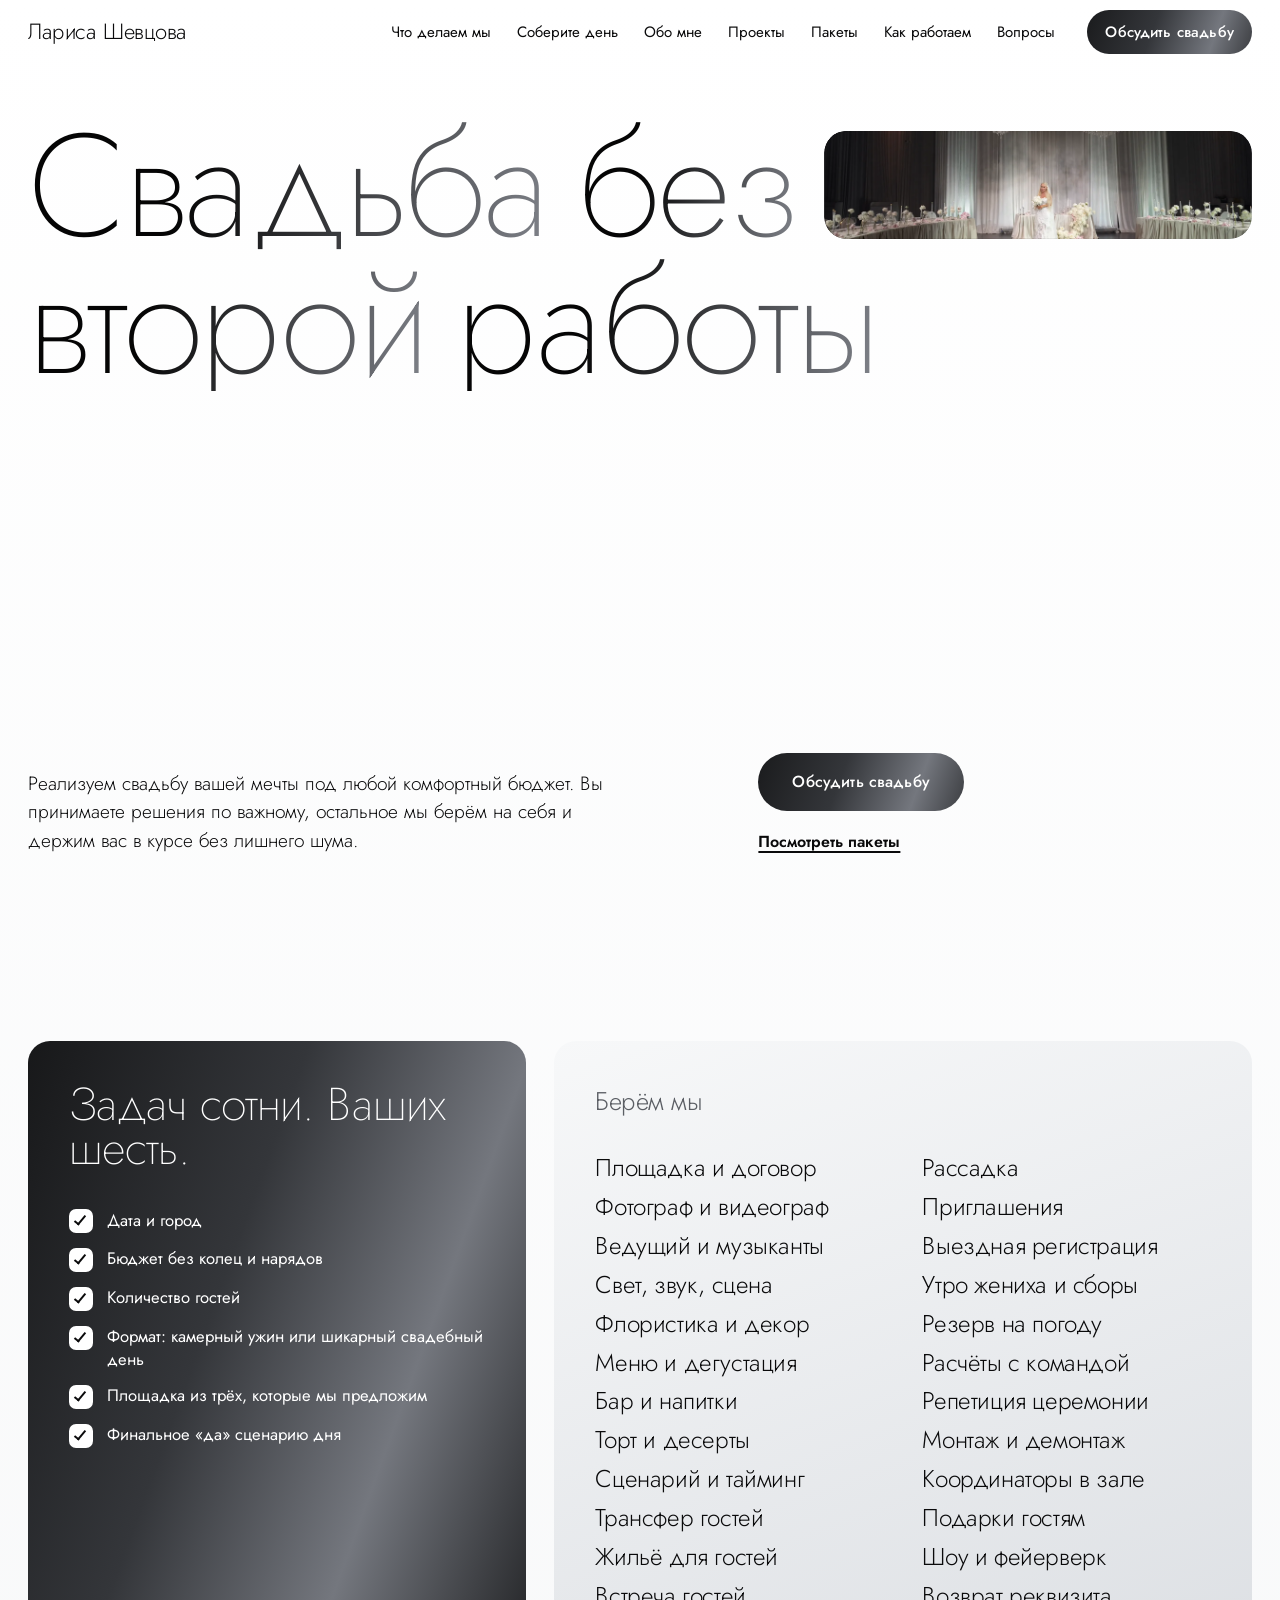
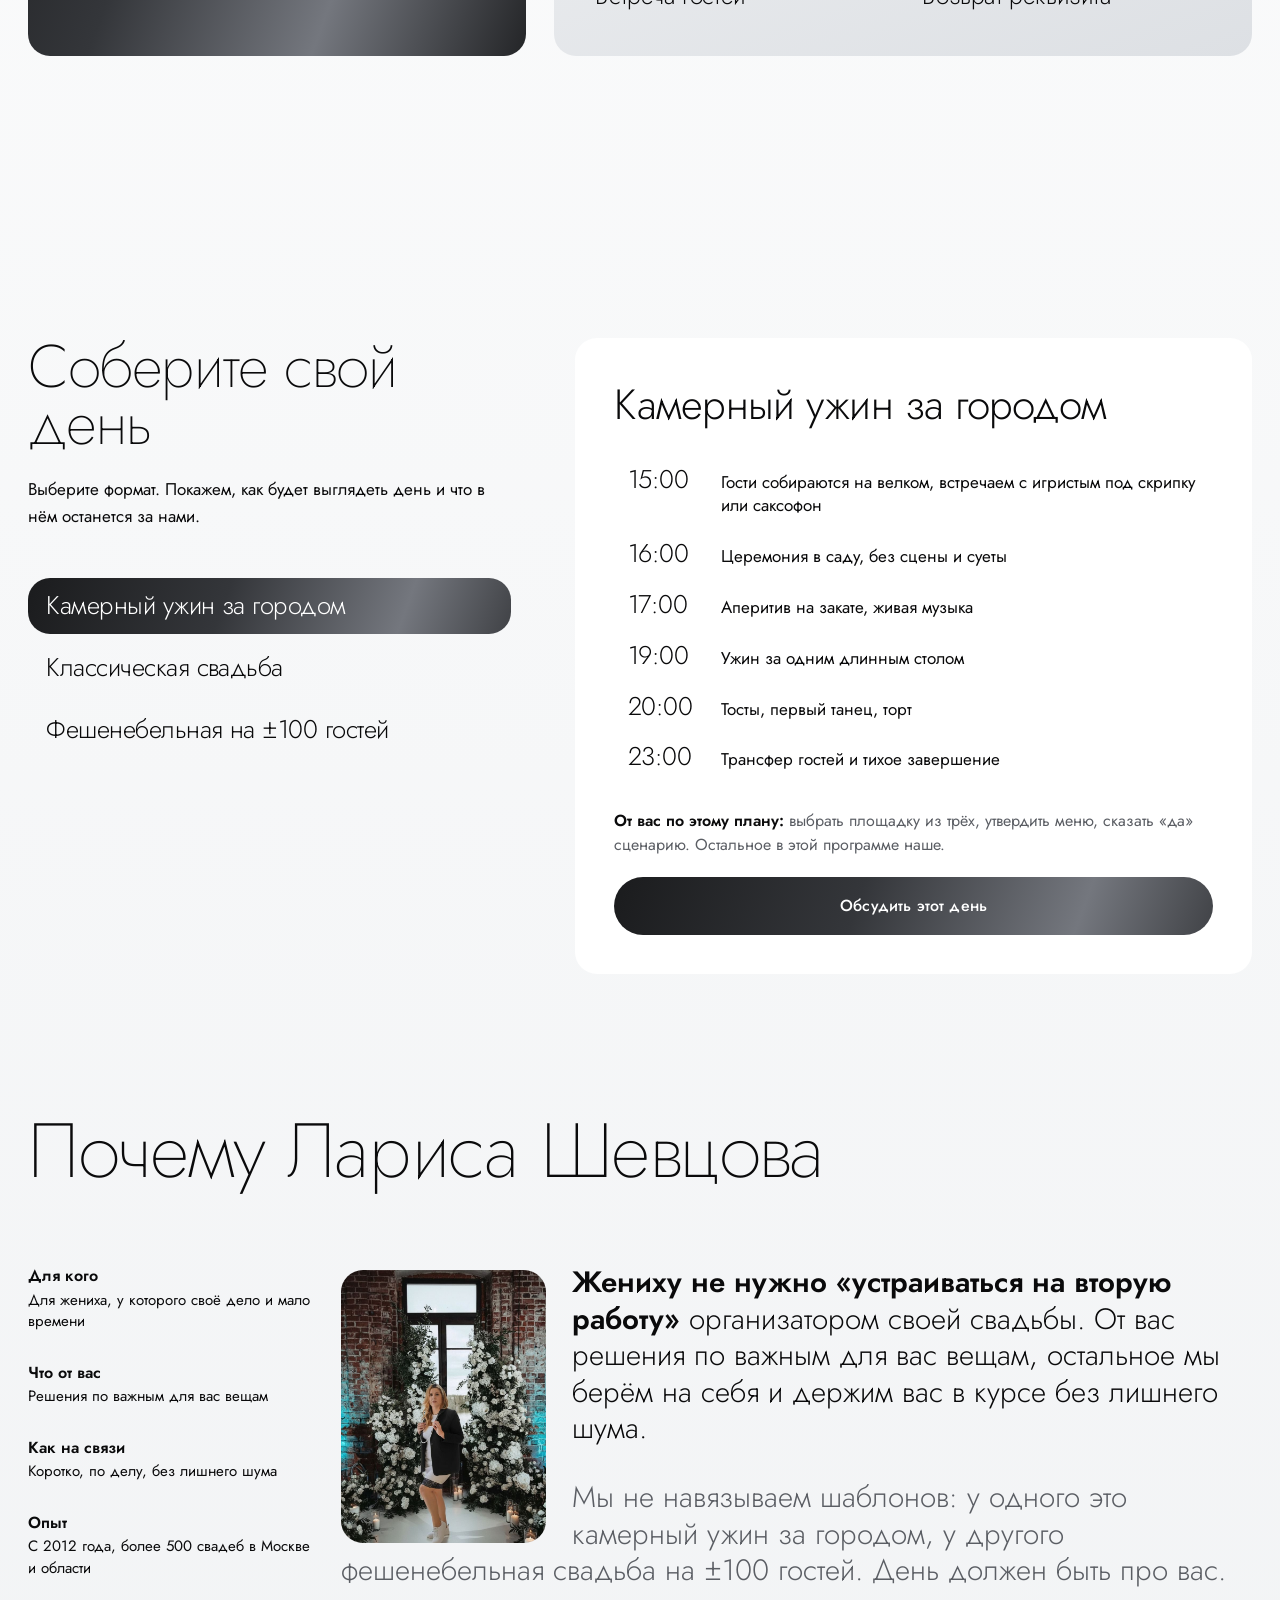
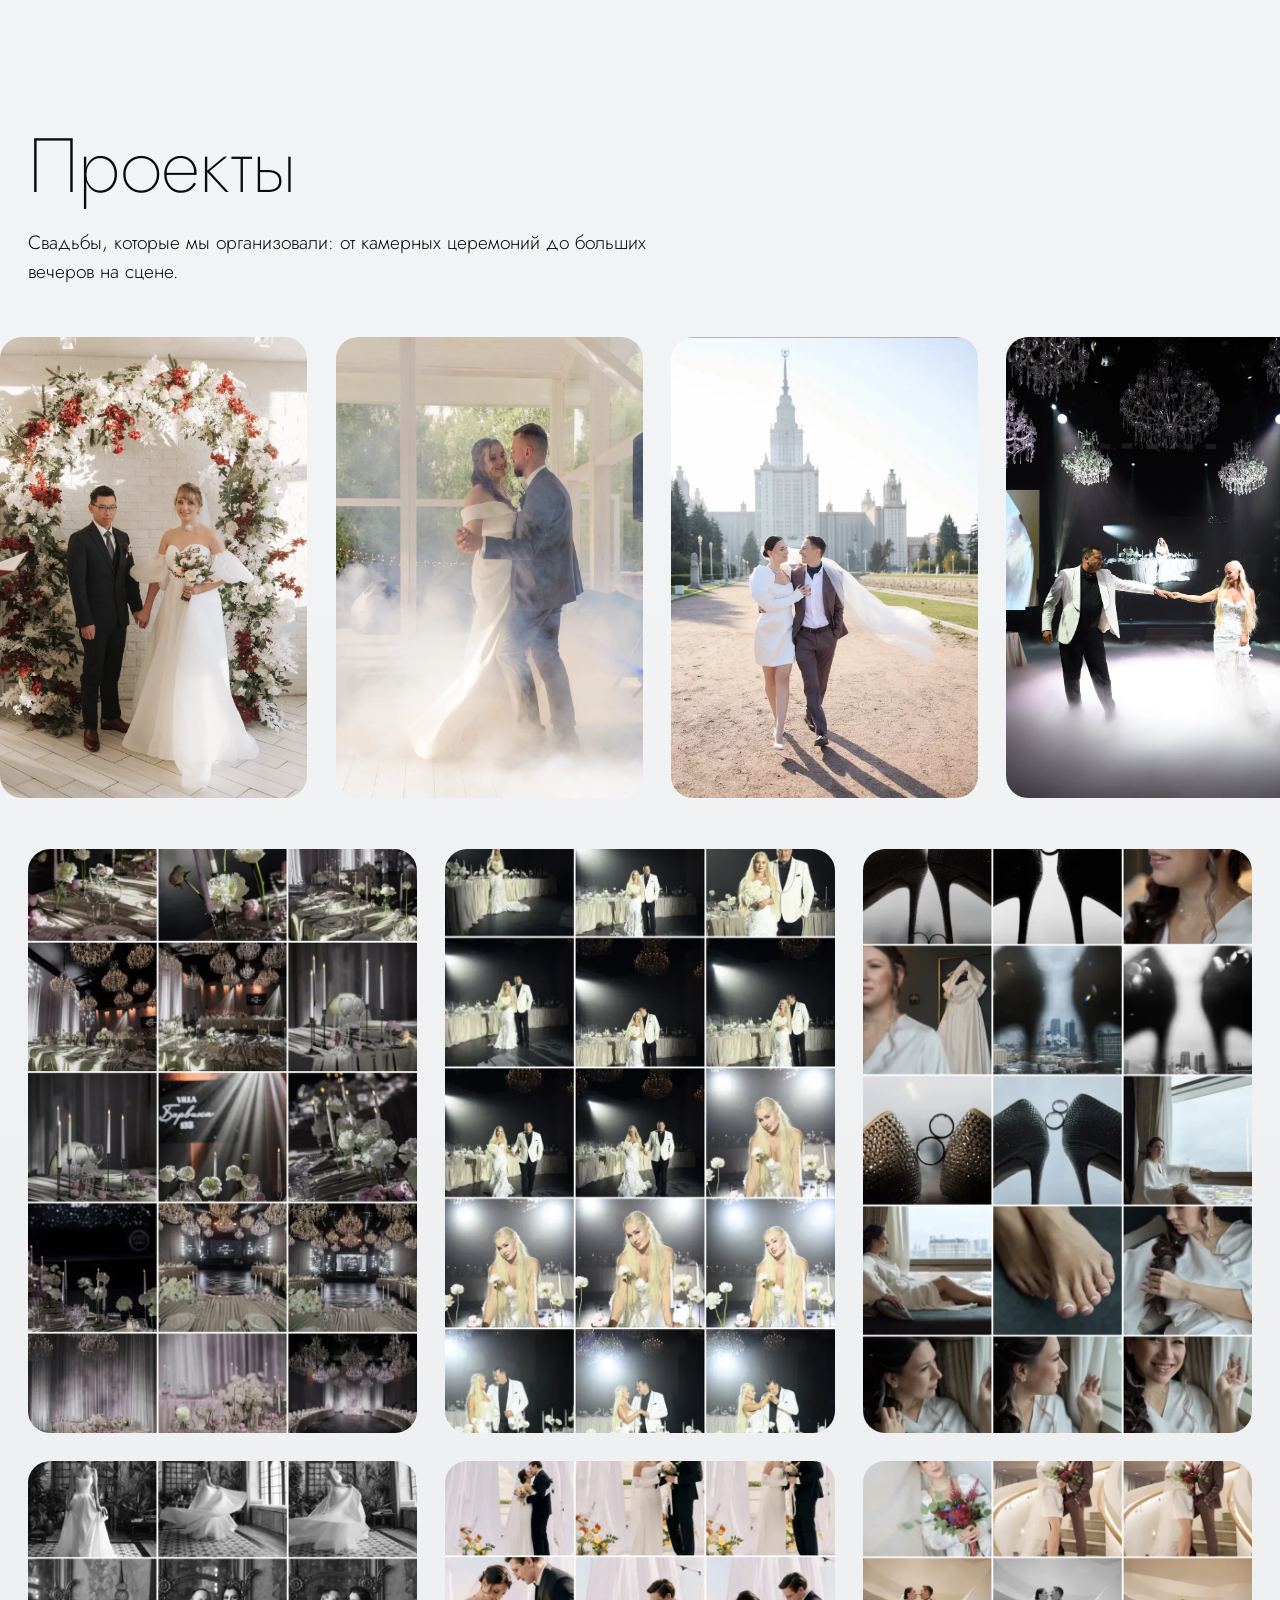
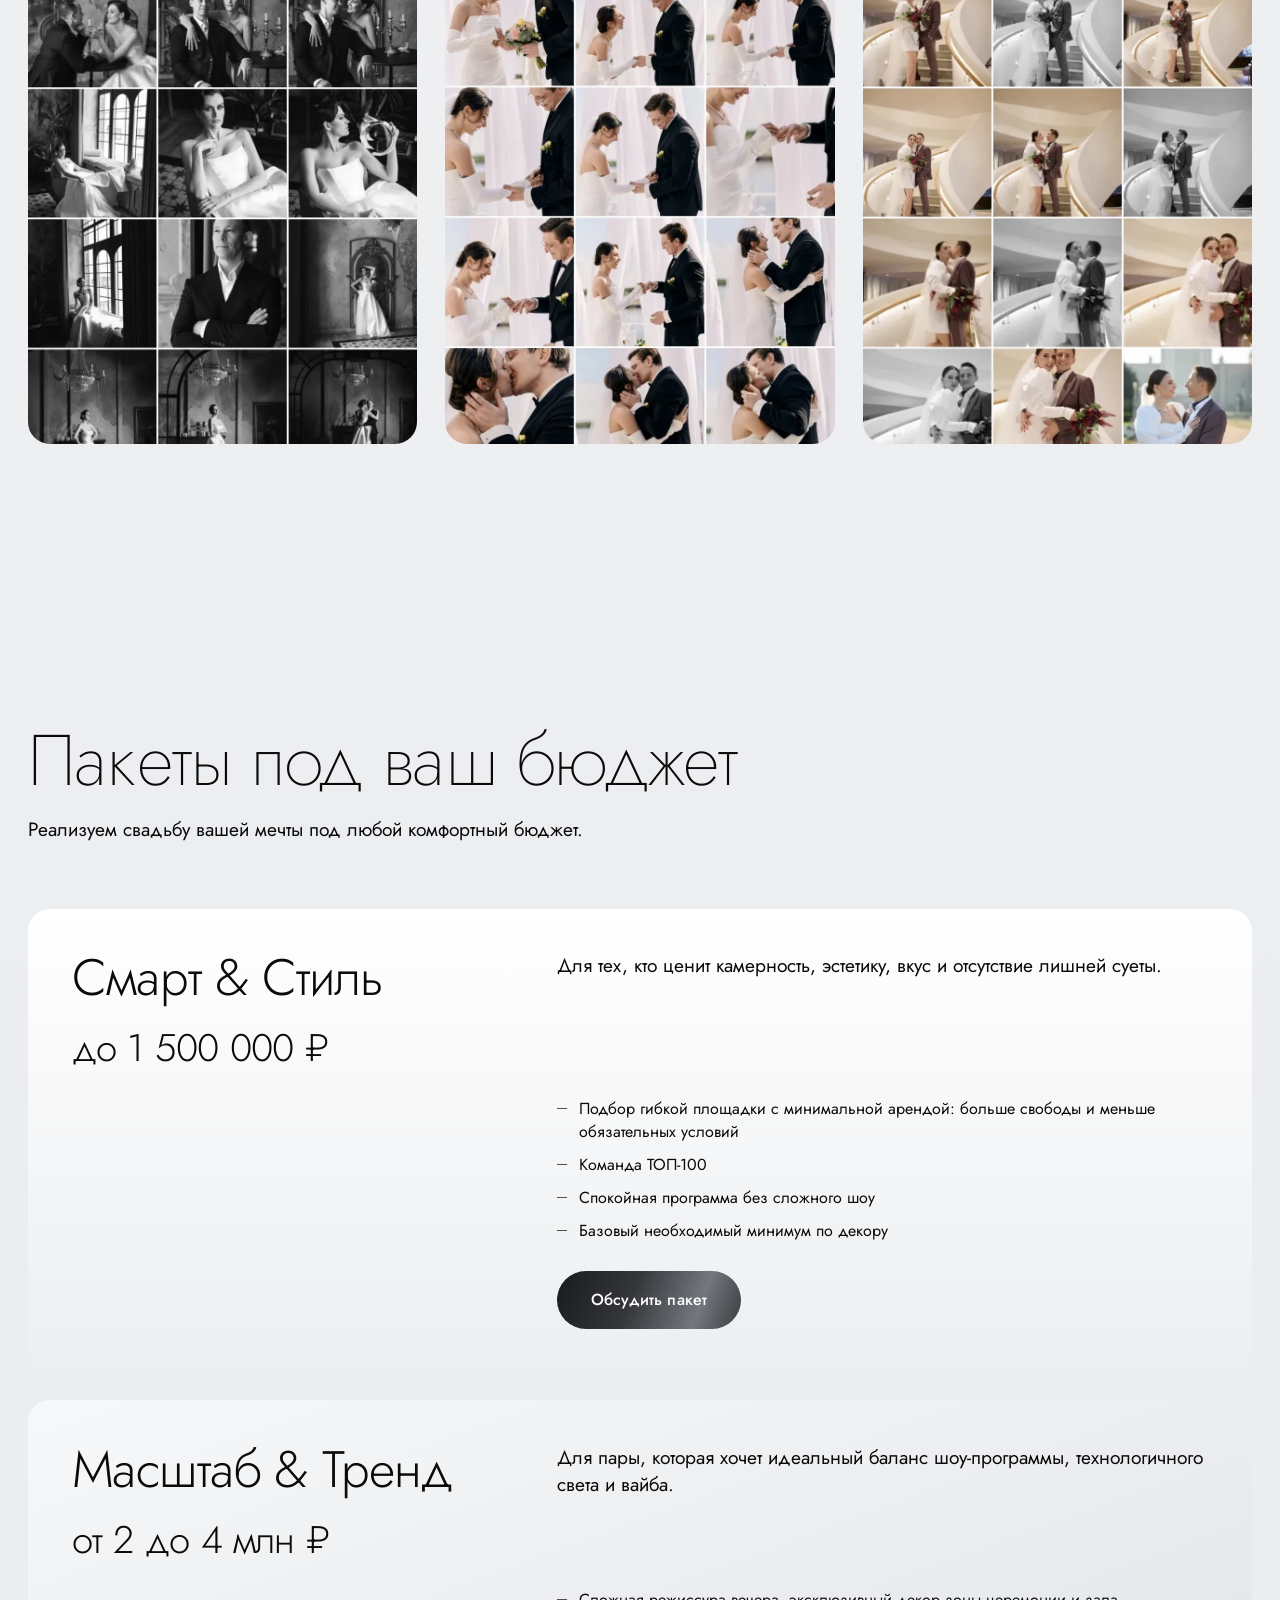
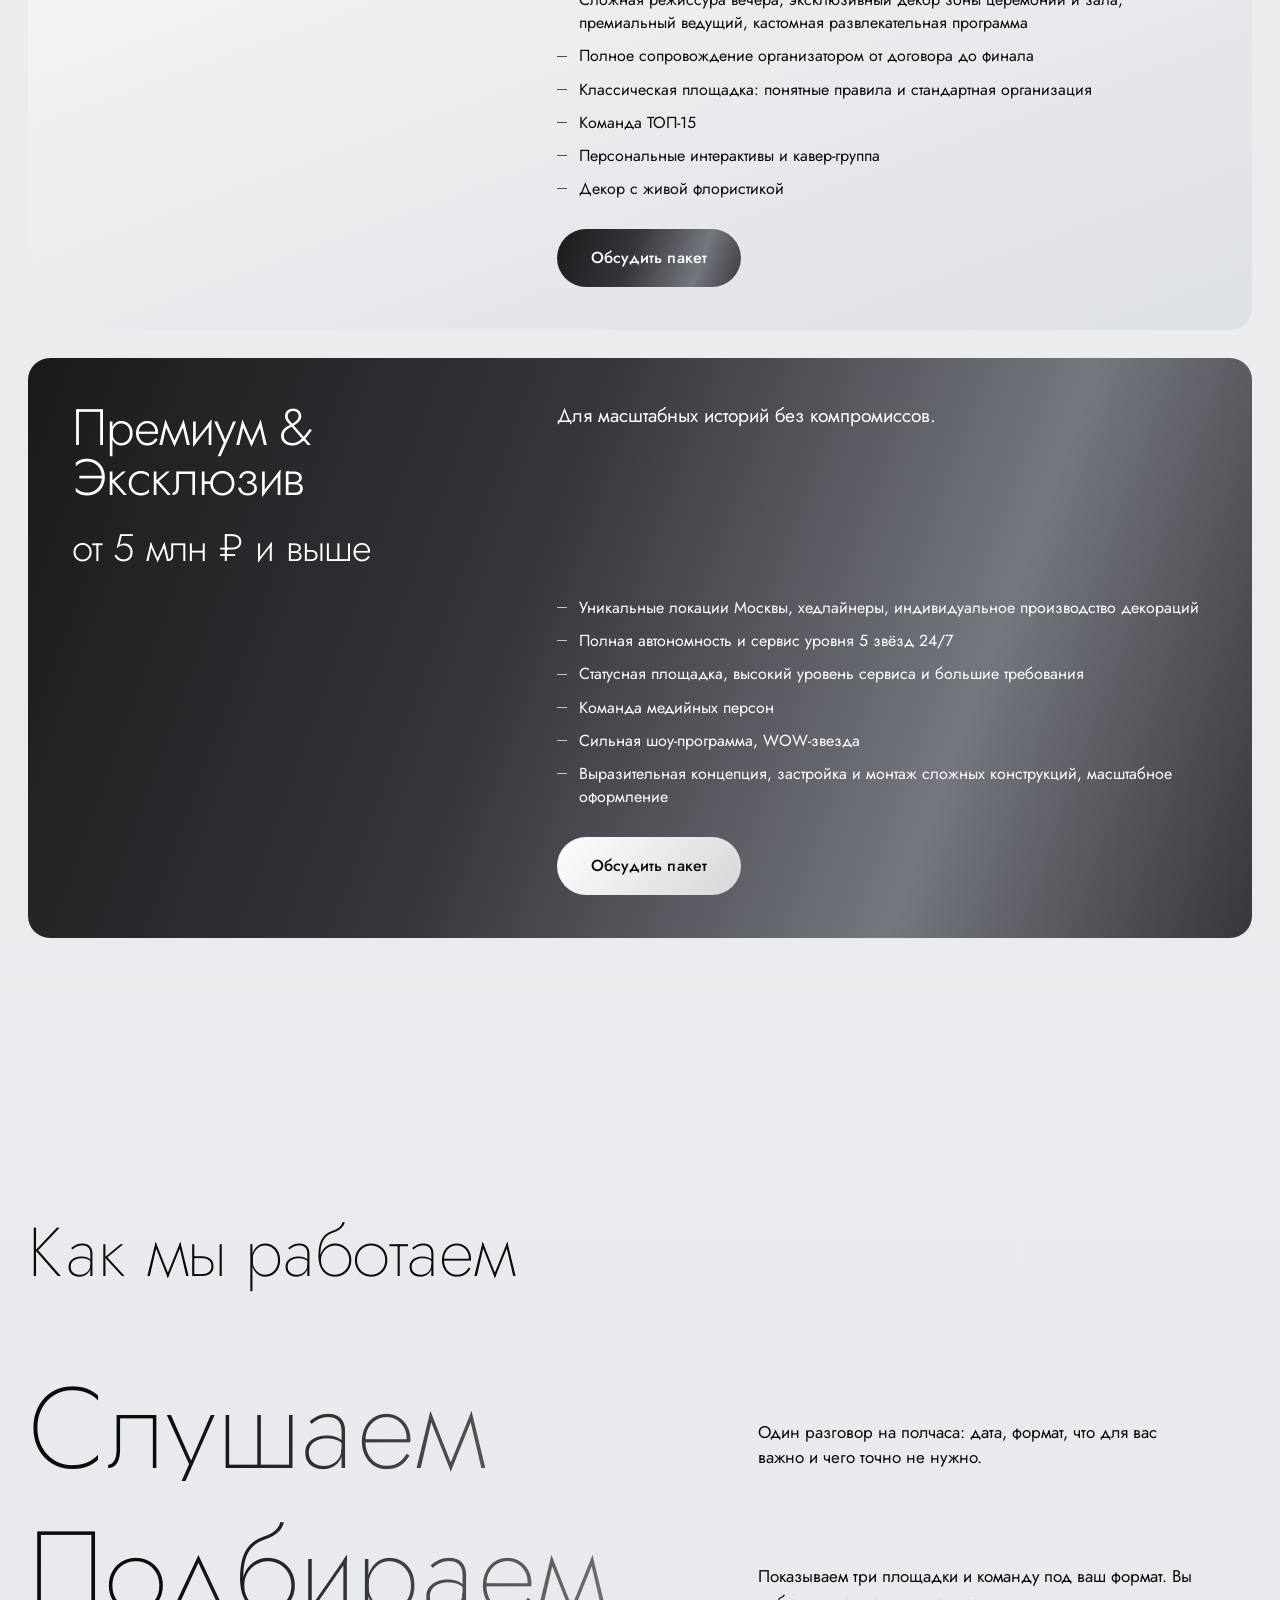
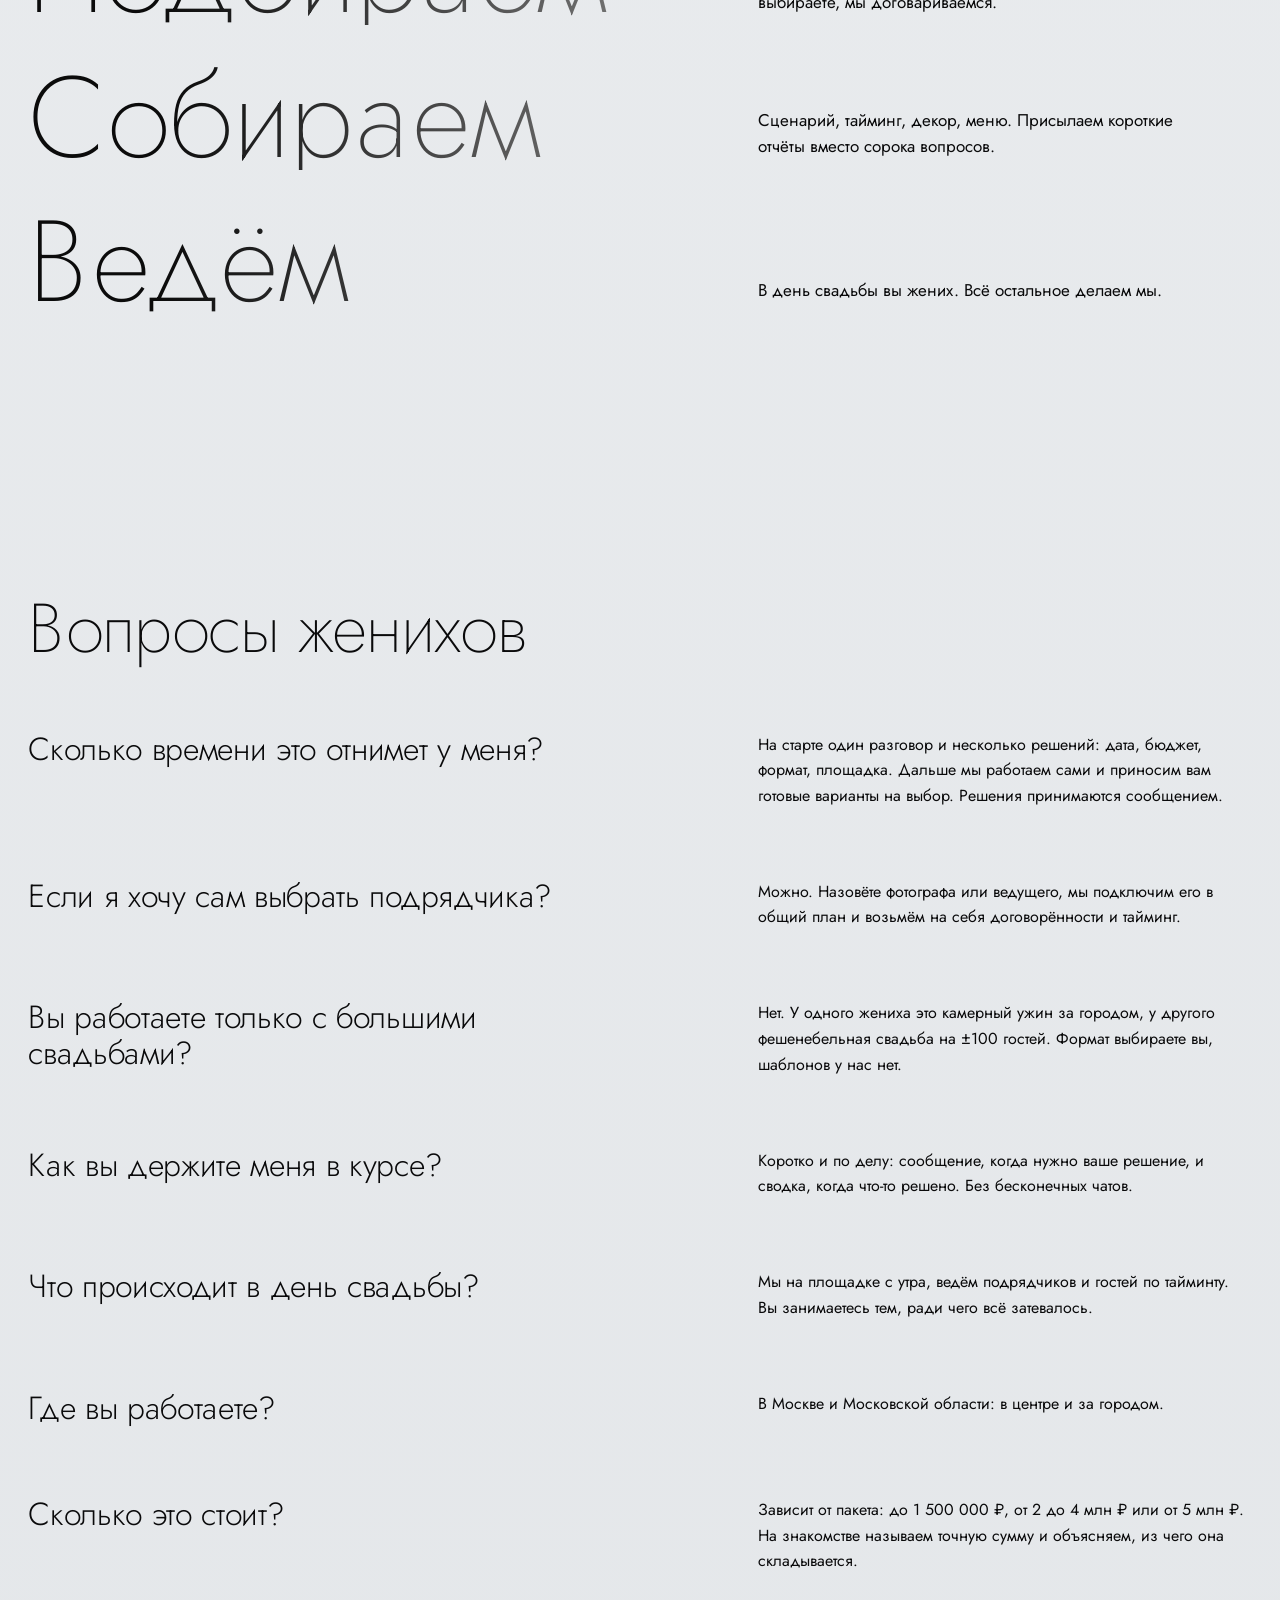
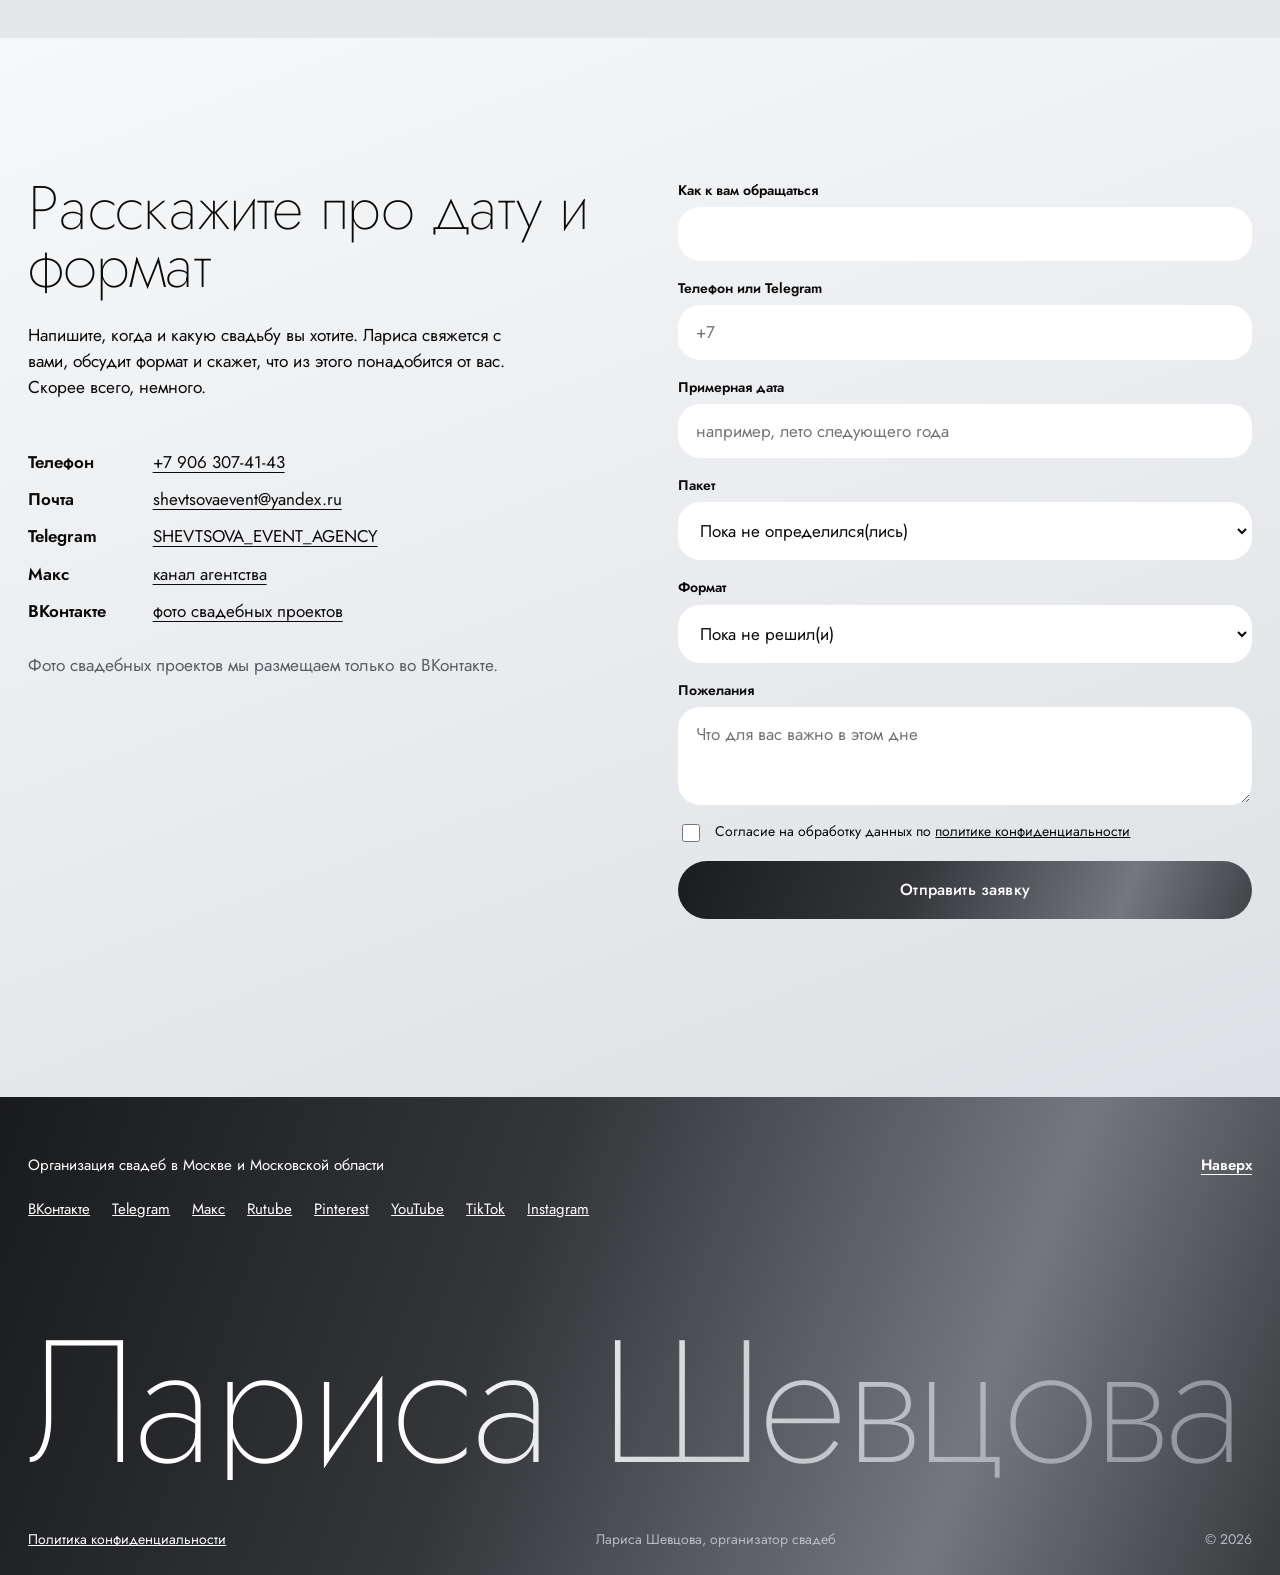
<file: index.html>
﻿<!doctype html>
<html lang="ru">
<head>
<meta charset="utf-8">
<meta name="viewport" content="width=device-width, initial-scale=1">
<title>Лариса Шевцова - организатор свадеб для женихов</title>
<meta name="description" content="Свадьба без второй работы: Лариса Шевцова организует свадьбы в Москве для женихов, у которых и так есть дело. Три пакета: до 1 500 000 ₽, от 2 до 4 млн, от 5 млн. Вы принимаете решения, остальное берём на себя.">
<meta property="og:title" content="Лариса Шевцова - свадьба без второй работы">
<meta property="og:description" content="Решения по важному - ваши, остальное - наше. Свадьба под любой комфортный бюджет.">
<meta property="og:type" content="website">
<meta property="og:image" content="https://murzzsite.github.io/shevtsova-wedding/img/hero-hall.jpg?v=2">
<meta name="theme-color" content="#f3f3f3">
<script>document.documentElement.classList.add('js');if(matchMedia('(prefers-reduced-motion: reduce)').matches&&!/[?&]motion/.test(location.search))document.documentElement.classList.add('reduce')</script>
<link rel="preconnect" href="https://fonts.googleapis.com">
<link rel="preconnect" href="https://fonts.gstatic.com" crossorigin>
<link href="https://fonts.googleapis.com/css2?family=Jost:wght@200;300;400;500;600&display=swap" rel="stylesheet">
<link rel="stylesheet" href="styles.css">
</head>
<body>

<header class="header" id="header">
  <div class="header__in">
    <a class="logo" href="#top" aria-label="Лариса Шевцова, на главную">Лариса Шевцова</a>
    <nav class="nav" id="nav" aria-label="Разделы">
      <a href="#work">Что делаем мы</a>
      <a href="#day">Соберите день</a>
      <a href="#about">Обо мне</a>
      <a href="#projects">Проекты</a>
      <a href="#packages">Пакеты</a>
      <a href="#how">Как работаем</a>
      <a href="#faq">Вопросы</a>
    </nav>
    <a class="btn btn--sm header__cta" href="#contact"><span>Обсудить свадьбу</span></a>
    <button class="burger" id="burger" aria-label="Меню" aria-expanded="false"><i></i><i></i></button>
  </div>
</header>

<main id="top">

<section class="hero" aria-labelledby="h1">
  <h1 class="hero__h" id="h1" aria-label="Свадьба без второй работы">
    <span class="ln ln1" aria-hidden="true">
      <span class="w"><span>Свадьба</span></span>
      <span class="w"><span>без</span></span>
      <span class="strip"><picture><source srcset="img/hero-hall.webp?v=2" type="image/webp"><img src="img/hero-hall.jpg?v=2" width="1800" height="1197" alt="Лариса Шевцова с букетом в зале с хрустальными люстрами перед свадебным ужином" fetchpriority="high"></picture></span>
    </span>
    <span class="ln ln2" aria-hidden="true">
      <span class="w"><span>второй</span></span>
      <span class="w"><span>работы</span></span>
    </span>
  </h1>
  <div class="hero__foot">
    <p class="hero__lead" data-rise>Реализуем свадьбу вашей мечты под любой комфортный бюджет. Вы принимаете решения по важному, остальное мы берём на себя и держим вас в курсе без лишнего шума.</p>
    <div class="hero__act" data-rise>
      <a class="btn" href="#contact"><span>Обсудить свадьбу</span></a>
      <a class="textlink" href="#packages">Посмотреть пакеты</a>
    </div>
  </div>
</section>

<section class="work" id="work" aria-labelledby="work-h">
  <div class="wrap work__grid">
    <div class="work__you">
      <h2 id="work-h" data-reveal>Задач сотни. Ваших шесть.</h2>
      <ol class="you">
        <li data-reveal><i aria-hidden="true"></i><span>Дата и город</span></li>
        <li data-reveal><i aria-hidden="true"></i><span>Бюджет без колец и нарядов</span></li>
        <li data-reveal><i aria-hidden="true"></i><span>Количество гостей</span></li>
        <li data-reveal><i aria-hidden="true"></i><span>Формат: камерный ужин или шикарный свадебный день</span></li>
        <li data-reveal><i aria-hidden="true"></i><span>Площадка из трёх, которые мы предложим</span></li>
        <li data-reveal><i aria-hidden="true"></i><span>Финальное «да» сценарию дня</span></li>
      </ol>
    </div>
    <div class="work__we" data-reveal>
      <h3 class="work__we-h">Берём мы</h3>
      <ul class="we">
        <li>Площадка и договор</li>
        <li>Фотограф и видеограф</li>
        <li>Ведущий и музыканты</li>
        <li>Свет, звук, сцена</li>
        <li>Флористика и декор</li>
        <li>Меню и дегустация</li>
        <li>Бар и напитки</li>
        <li>Торт и десерты</li>
        <li>Сценарий и тайминг</li>
        <li>Трансфер гостей</li>
        <li>Жильё для гостей</li>
        <li>Встреча гостей</li>
        <li>Рассадка</li>
        <li>Приглашения</li>
        <li>Выездная регистрация</li>
        <li>Утро жениха и сборы</li>
        <li>Резерв на погоду</li>
        <li>Расчёты с командой</li>
        <li>Репетиция церемонии</li>
        <li>Монтаж и демонтаж</li>
        <li>Координаторы в зале</li>
        <li>Подарки гостям</li>
        <li>Шоу и фейерверк</li>
        <li>Возврат реквизита</li>
      </ul>
    </div>
  </div>
</section>

<section class="day" id="day" aria-labelledby="day-h">
  <div class="wrap day__grid">
    <div class="day__ctl">
      <h2 id="day-h" data-reveal>Соберите свой день</h2>
      <p class="day__lead" data-reveal>Выберите формат. Покажем, как будет выглядеть день и что в нём останется за нами.</p>

      <fieldset class="opt" data-reveal>
        <legend class="sr">Формат</legend>
        <label class="opt__row"><input type="radio" name="fmt" value="quiet" checked><span>Камерный ужин за городом</span></label>
        <label class="opt__row"><input type="radio" name="fmt" value="classic"><span>Классическая свадьба</span></label>
        <label class="opt__row"><input type="radio" name="fmt" value="grand"><span>Фешенебельная на ±100 гостей</span></label>
      </fieldset>
    </div>

    <div class="sheet" id="sheet" data-reveal>
      <p class="sheet__f" id="sheetFmt">Камерный ужин за городом</p>
      <ol class="sheet__rows" id="sheetRows"></ol>
      <p class="sheet__you"><b>От вас по этому плану:</b> выбрать площадку из трёх, утвердить меню, сказать «да» сценарию. Остальное в этой программе наше.</p>
      <a class="btn btn--wide" href="#contact" id="dayGo"><span>Обсудить этот день</span></a>
    </div>
  </div>
</section>

<section class="about" id="about" aria-labelledby="about-h">
  <div class="wrap">
    <h2 id="about-h" class="about__h" data-reveal>Почему Лариса Шевцова</h2>
    <div class="about__body">
      <ul class="about__facts" data-reveal>
        <li><b>Для кого</b>Для жениха, у которого своё дело и мало времени</li>
        <li><b>Что от вас</b>Решения по важным для вас вещам</li>
        <li><b>Как на связи</b>Коротко, по делу, без лишнего шума</li>
        <li><b>Опыт</b>С 2012 года, более 500 свадеб в Москве и области</li>
      </ul>
      <div class="about__text" data-reveal>
        <img class="about__drop" src="img/larisa-about.jpg?v=2" width="768" height="1344" alt="Лариса Шевцова среди белых цветов в кирпичном зале со свечами" loading="lazy">
        <p><b>Жениху не нужно «устраиваться на вторую работу»</b> организатором своей свадьбы. От вас решения по важным для вас вещам, остальное мы берём на себя и держим вас в курсе без лишнего шума.</p>
        <p class="soft">Мы не навязываем шаблонов: у одного это камерный ужин за городом, у другого фешенебельная свадьба на ±100 гостей. День должен быть про вас.</p>
      </div>
    </div>
  </div>
</section>

<section class="proj" id="projects" aria-labelledby="proj-h">
  <div class="wrap">
    <h2 id="proj-h" class="proj__h" data-reveal>Проекты</h2>
    <p class="proj__lead" data-reveal>Свадьбы, которые мы организовали: от камерных церемоний до больших вечеров на сцене.</p>
  </div>
  <div class="proj__rail" data-reveal tabindex="0" aria-label="Фото проектов, листайте вбок">
        <figure class="proj__c"><picture><source srcset="img/case-01.webp?v=2" type="image/webp"><img src="img/case-01.jpg?v=2" width="946" height="1400" alt="Пара у арки из красных и белых цветов" loading="lazy"></picture></figure>
        <figure class="proj__c"><picture><source srcset="img/case-02.webp?v=2" type="image/webp"><img src="img/case-02.jpg?v=2" width="940" height="1400" alt="Первый танец пары в лёгком дыму" loading="lazy"></picture></figure>
        <figure class="proj__c"><picture><source srcset="img/case-03.webp?v=2" type="image/webp"><img src="img/case-03.jpg?v=2" width="938" height="1400" alt="Жених и невеста на прогулке у высотки МГУ" loading="lazy"></picture></figure>
        <figure class="proj__c"><picture><source srcset="img/case-04.webp?v=2" type="image/webp"><img src="img/case-04.jpg?v=2" width="931" height="1400" alt="Первый танец на сцене с люстрами и дымом" loading="lazy"></picture></figure>
        <figure class="proj__c"><picture><source srcset="img/case-05.webp?v=2" type="image/webp"><img src="img/case-05.jpg?v=2" width="934" height="1400" alt="Торт на прозрачном подиуме в дымке" loading="lazy"></picture></figure>
        <figure class="proj__c"><picture><source srcset="img/case-06.webp?v=2" type="image/webp"><img src="img/case-06.jpg?v=2" width="970" height="1400" alt="Чёрно-белый портрет невесты в зале" loading="lazy"></picture></figure>
        <figure class="proj__c"><picture><source srcset="img/case-07.webp?v=2" type="image/webp"><img src="img/case-07.jpg?v=2" width="934" height="1400" alt="Церемония у белых полотен на открытой площадке" loading="lazy"></picture></figure>
        <figure class="proj__c"><picture><source srcset="img/case-08.webp?v=2" type="image/webp"><img src="img/case-08.jpg?v=2" width="931" height="1400" alt="Невеста с букетом у арок" loading="lazy"></picture></figure>
        <figure class="proj__c"><picture><source srcset="img/case-09.webp?v=2" type="image/webp"><img src="img/case-09.jpg?v=2" width="934" height="1400" alt="Пара у чёрного автомобиля на фоне Царицына" loading="lazy"></picture></figure>
        <figure class="proj__c"><picture><source srcset="img/case-10.webp?v=2" type="image/webp"><img src="img/case-10.jpg?v=2" width="927" height="1400" alt="Первый танец в дыму и искрах" loading="lazy"></picture></figure>
        </div>
  <div class="wrap">
    <div class="proj__grid" data-reveal>
        <figure class="proj__k"><picture><source srcset="img/collage-1.webp?v=2" type="image/webp"><img src="img/collage-1.jpg?v=2" width="845" height="1400" alt="Коллаж кадров с оформления зала и столов" loading="lazy"></picture></figure>
        <figure class="proj__k"><picture><source srcset="img/collage-2.webp?v=2" type="image/webp"><img src="img/collage-2.jpg?v=2" width="853" height="1400" alt="Коллаж кадров первого танца на сцене" loading="lazy"></picture></figure>
        <figure class="proj__k"><picture><source srcset="img/collage-3.webp?v=2" type="image/webp"><img src="img/collage-3.jpg?v=2" width="838" height="1400" alt="Коллаж кадров утра невесты" loading="lazy"></picture></figure>
        <figure class="proj__k"><picture><source srcset="img/collage-4.webp?v=2" type="image/webp"><img src="img/collage-4.jpg?v=2" width="836" height="1400" alt="Коллаж кадров портретной съёмки" loading="lazy"></picture></figure>
        <figure class="proj__k"><picture><source srcset="img/collage-5.webp?v=2" type="image/webp"><img src="img/collage-5.jpg?v=2" width="842" height="1400" alt="Коллаж кадров церемонии" loading="lazy"></picture></figure>
        <figure class="proj__k"><picture><source srcset="img/collage-6.webp?v=2" type="image/webp"><img src="img/collage-6.jpg?v=2" width="836" height="1400" alt="Коллаж кадров в светлых интерьерах" loading="lazy"></picture></figure>
        </div>
  </div>
</section>

<section class="pk" id="packages" aria-labelledby="pk-h">
  <div class="wrap">
    <h2 id="pk-h" class="pk__h" data-reveal>Пакеты под ваш бюджет</h2>
    <p class="pk__lead" data-reveal>Реализуем свадьбу вашей мечты под любой комфортный бюджет.</p>
    <div class="pk__list">

      <article class="pk__b pk__b--1" data-reveal>
        <div class="pk__head">
          <h3 class="pk__name">Смарт &amp; Стиль</h3>
          <p class="pk__sum">до 1 500 000 ₽</p>
        </div>
        <p class="pk__for">Для тех, кто ценит камерность, эстетику, вкус и отсутствие лишней суеты.</p>
        <ul class="pk__in">
          <li>Подбор гибкой площадки с минимальной арендой: больше свободы и меньше обязательных условий</li>
          <li>Команда ТОП-100</li>
          <li>Спокойная программа без сложного шоу</li>
          <li>Базовый необходимый минимум по декору</li>
        </ul>
        <a class="btn" href="#contact" data-pack="Смарт & Стиль"><span>Обсудить пакет</span></a>
      </article>

      <article class="pk__b pk__b--2" data-reveal>
        <div class="pk__head">
          <h3 class="pk__name">Масштаб &amp; Тренд</h3>
          <p class="pk__sum">от 2 до 4 млн ₽</p>
        </div>
        <p class="pk__for">Для пары, которая хочет идеальный баланс шоу-программы, технологичного света и вайба.</p>
        <ul class="pk__in">
          <li>Сложная режиссура вечера, эксклюзивный декор зоны церемонии и зала, премиальный ведущий, кастомная развлекательная программа</li>
          <li>Полное сопровождение организатором от договора до финала</li>
          <li>Классическая площадка: понятные правила и стандартная организация</li>
          <li>Команда ТОП-15</li>
          <li>Персональные интерактивы и кавер-группа</li>
          <li>Декор с живой флористикой</li>
        </ul>
        <a class="btn" href="#contact" data-pack="Масштаб & Тренд"><span>Обсудить пакет</span></a>
      </article>

      <article class="pk__b pk__b--3" data-reveal>
        <div class="pk__head">
          <h3 class="pk__name">Премиум &amp; Эксклюзив</h3>
          <p class="pk__sum">от 5 млн ₽ и выше</p>
        </div>
        <p class="pk__for">Для масштабных историй без компромиссов.</p>
        <ul class="pk__in">
          <li>Уникальные локации Москвы, хедлайнеры, индивидуальное производство декораций</li>
          <li>Полная автономность и сервис уровня 5 звёзд 24/7</li>
          <li>Статусная площадка, высокий уровень сервиса и большие требования</li>
          <li>Команда медийных персон</li>
          <li>Сильная шоу-программа, WOW-звезда</li>
          <li>Выразительная концепция, застройка и монтаж сложных конструкций, масштабное оформление</li>
        </ul>
        <a class="btn btn--light" href="#contact" data-pack="Премиум & Эксклюзив"><span>Обсудить пакет</span></a>
      </article>

    </div>
  </div>
</section>

<section class="how" id="how" aria-labelledby="how-h">
  <div class="wrap">
    <h2 id="how-h" class="how__h" data-reveal>Как мы работаем</h2>
    <div class="st" data-reveal>
      <p class="st__w">Слушаем</p>
      <p class="st__p">Один разговор на полчаса: дата, формат, что для вас важно и чего точно не нужно.</p>
    </div>
    <div class="st" data-reveal>
      <p class="st__w">Подбираем</p>
      <p class="st__p">Показываем три площадки и команду под ваш формат. Вы выбираете, мы договариваемся.</p>
    </div>
    <div class="st" data-reveal>
      <p class="st__w">Собираем</p>
      <p class="st__p">Сценарий, тайминг, декор, меню. Присылаем короткие отчёты вместо сорока вопросов.</p>
    </div>
    <div class="st" data-reveal>
      <p class="st__w">Ведём</p>
      <p class="st__p">В день свадьбы вы жених. Всё остальное делаем мы.</p>
    </div>
  </div>
</section>

<section class="faq" id="faq" aria-labelledby="faq-h">
  <div class="wrap">
    <div class="qa"><h2 id="faq-h" data-reveal>Вопросы женихов</h2></div>
    <div class="qa" data-reveal>
      <h3>Сколько времени это отнимет у меня?</h3>
      <p>На старте один разговор и несколько решений: дата, бюджет, формат, площадка. Дальше мы работаем сами и приносим вам готовые варианты на выбор. Решения принимаются сообщением.</p>
    </div>
    <div class="qa" data-reveal>
      <h3>Если я хочу сам выбрать подрядчика?</h3>
      <p>Можно. Назовёте фотографа или ведущего, мы подключим его в общий план и возьмём на себя договорённости и тайминг.</p>
    </div>
    <div class="qa" data-reveal>
      <h3>Вы работаете только с большими свадьбами?</h3>
      <p>Нет. У одного жениха это камерный ужин за городом, у другого фешенебельная свадьба на ±100 гостей. Формат выбираете вы, шаблонов у нас нет.</p>
    </div>
    <div class="qa" data-reveal>
      <h3>Как вы держите меня в курсе?</h3>
      <p>Коротко и по делу: сообщение, когда нужно ваше решение, и сводка, когда что-то решено. Без бесконечных чатов.</p>
    </div>
    <div class="qa" data-reveal>
      <h3>Что происходит в день свадьбы?</h3>
      <p>Мы на площадке с утра, ведём подрядчиков и гостей по тайминту. Вы занимаетесь тем, ради чего всё затевалось.</p>
    </div>
    <div class="qa" data-reveal>
      <h3>Где вы работаете?</h3>
      <p>В Москве и Московской области: в центре и за городом.</p>
    </div>
    <div class="qa" data-reveal>
      <h3>Сколько это стоит?</h3>
      <p>Зависит от пакета: до 1 500 000 ₽, от 2 до 4 млн ₽ или от 5 млн ₽. На знакомстве называем точную сумму и объясняем, из чего она складывается.</p>
    </div>
  </div>
</section>

<section class="contact" id="contact" aria-labelledby="contact-h">
  <div class="wrap contact__grid">
    <div class="contact__txt">
      <h2 id="contact-h" data-reveal>Расскажите про дату и формат</h2>
      <p data-reveal>Напишите, когда и какую свадьбу вы хотите. Лариса свяжется с вами, обсудит формат и скажет, что из этого понадобится от вас. Скорее всего, немного.</p>
      <ul class="links" data-reveal>
        <li><b>Телефон</b><a href="tel:+79063074143">+7 906 307-41-43</a></li>
        <li><b>Почта</b><a href="mailto:shevtsovaevent@yandex.ru">shevtsovaevent@yandex.ru</a></li>
        <li><b>Telegram</b><a href="https://t.me/SHEVTSOVA_EVENT_AGENCY" target="_blank" rel="noopener">SHEVTSOVA_EVENT_AGENCY</a></li>
        <li><b>Макс</b><a href="https://max.ru/channel_shevtsovaevent" target="_blank" rel="noopener">канал агентства</a></li>
        <li><b>ВКонтакте</b><a href="https://vk.com/shevtsovaevent.agency" target="_blank" rel="noopener">фото свадебных проектов</a></li>
      </ul>
      <p class="links__note" data-reveal>Фото свадебных проектов мы размещаем только во ВКонтакте.</p>
    </div>
    <form class="form" id="leadForm" data-reveal novalidate>
      <input type="text" name="_gotcha" style="display:none" tabindex="-1" autocomplete="off">
      <label class="field"><span>Как к вам обращаться</span><input type="text" name="name" autocomplete="given-name" required></label>
      <label class="field"><span>Телефон или Telegram</span><input type="tel" name="phone" autocomplete="tel" inputmode="tel" placeholder="+7" required></label>
      <label class="field"><span>Примерная дата</span><input type="text" name="date" placeholder="например, лето следующего года"></label>
      <label class="field"><span>Пакет</span>
        <select name="package" id="packSelect">
          <option>Пока не определился(лись)</option>
          <option>Смарт &amp; Стиль, до 1 500 000 ₽</option>
          <option>Масштаб &amp; Тренд, от 2 до 4 млн ₽</option>
          <option>Премиум &amp; Эксклюзив, от 5 млн ₽</option>
        </select>
      </label>
      <label class="field"><span>Формат</span>
        <select name="format" id="fmtSelect">
          <option>Пока не решил(и)</option>
          <option>Камерный ужин за городом</option>
          <option>Классическая свадьба</option>
          <option>Фешенебельная на ±100 гостей</option>
        </select>
      </label>
      <label class="field"><span>Пожелания</span><textarea name="wishes" id="wishes" rows="3" placeholder="Что для вас важно в этом дне"></textarea></label>
      <label class="check"><input type="checkbox" name="consent" required><span>Согласие на обработку данных по <a href="privacy.html">политике конфиденциальности</a></span></label>
      <button class="btn btn--wide" type="submit"><span>Отправить заявку</span></button>
      <p class="form__note" id="formNote" role="status"></p>
    </form>
  </div>
</section>

</main>

<footer class="foot">
  <div class="wrap">
    <div class="foot__top">
      <p>Организация свадеб в Москве и Московской области</p>
      <a href="#top">Наверх</a>
    </div>
    <p class="foot__soc">
      <a href="https://vk.com/shevtsovaevent.agency" target="_blank" rel="noopener">ВКонтакте</a>
      <a href="https://t.me/SHEVTSOVA_EVENT_AGENCY" target="_blank" rel="noopener">Telegram</a>
      <a href="https://max.ru/channel_shevtsovaevent" target="_blank" rel="noopener">Макс</a>
      <a href="https://rutube.ru/channel/62236801/" target="_blank" rel="noopener">Rutube</a>
      <a href="https://pin.it/4xuyQlP5x" target="_blank" rel="noopener">Pinterest</a>
      <a href="https://www.youtube.com/@shevtsovaevent.agency" target="_blank" rel="noopener">YouTube</a>
      <a href="https://www.tiktok.com/@shevtsovaevent.agency" target="_blank" rel="noopener">TikTok</a>
      <a href="https://www.instagram.com/shevtsovaevent.agency" target="_blank" rel="noopener">Instagram</a>
    </p>
    <p class="foot__name" aria-hidden="true">Лариса Шевцова</p>
    <div class="foot__meta">
      <a href="privacy.html">Политика конфиденциальности</a>
      <span>Лариса Шевцова, организатор свадеб</span>
      <span>© <span id="year">2026</span></span>
    </div>
  </div>
</footer>

<script src="script.js"></script>
</body>
</html>
</file>
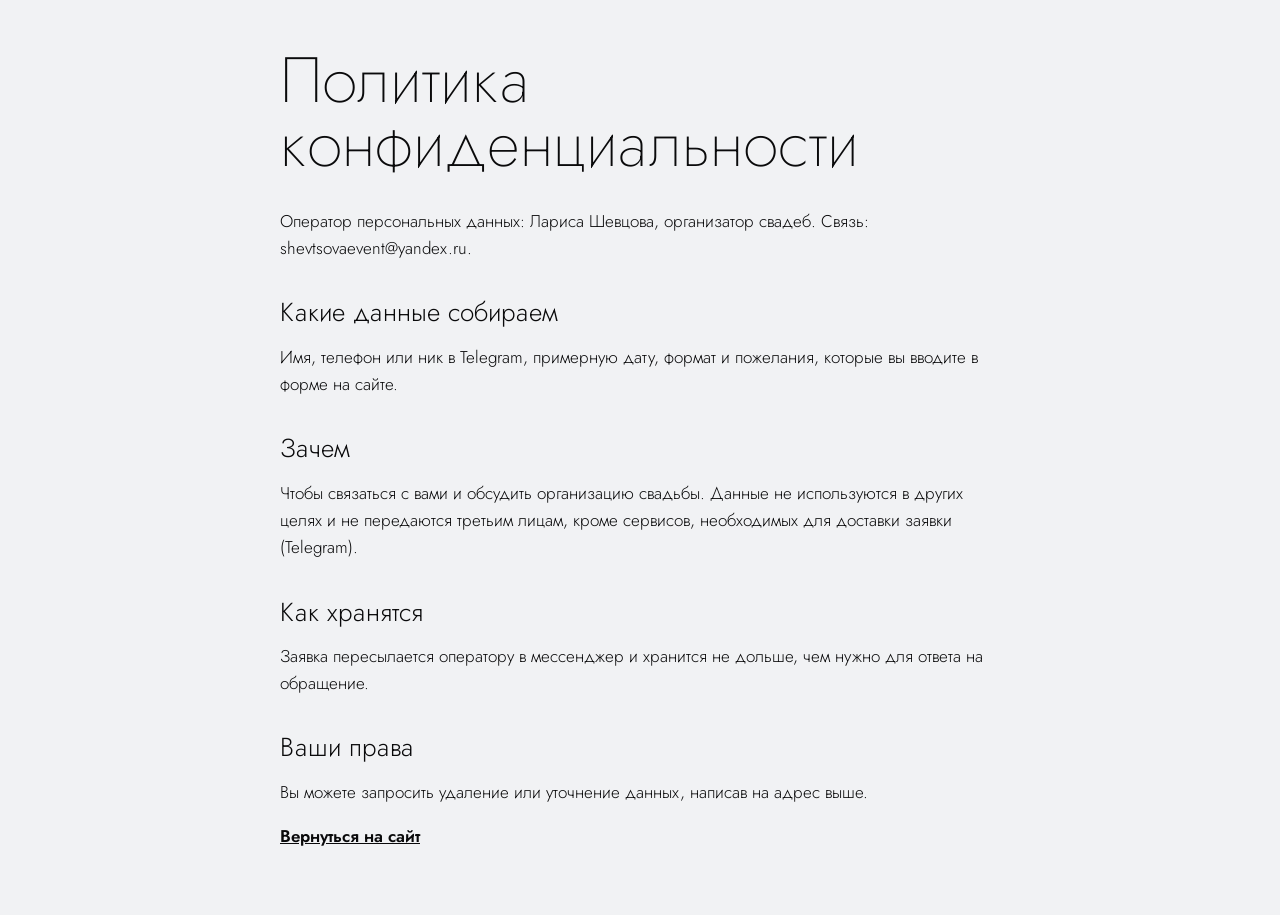
<file: privacy.html>
﻿<!doctype html>
<html lang="ru">
<head>
<meta charset="utf-8">
<meta name="viewport" content="width=device-width, initial-scale=1">
<title>Политика конфиденциальности - Лариса Шевцова</title>
<meta name="robots" content="noindex">
<link href="https://fonts.googleapis.com/css2?family=Jost:wght@200;300;500&display=swap" rel="stylesheet">
<style>
body{margin:0;background:#f1f2f4;color:#0a0a0b;font:300 17px/1.6 'Jost',system-ui,sans-serif;padding:48px 16px}
main{max-width:720px;margin:0 auto}
h1{font:200 clamp(36px,6vw,64px)/1 'Jost',sans-serif;margin:0 0 32px}
h2{font:300 26px/1.1 'Jost',sans-serif;margin:36px 0 10px}
a{color:#0a0a0b;font-weight:600}
</style>
</head>
<body>
<main>
<h1>Политика конфиденциальности</h1>
<p>Оператор персональных данных: Лариса Шевцова, организатор свадеб. Связь: shevtsovaevent@yandex.ru.</p>
<h2>Какие данные собираем</h2>
<p>Имя, телефон или ник в Telegram, примерную дату, формат и пожелания, которые вы вводите в форме на сайте.</p>
<h2>Зачем</h2>
<p>Чтобы связаться с вами и обсудить организацию свадьбы. Данные не используются в других целях и не передаются третьим лицам, кроме сервисов, необходимых для доставки заявки (Telegram).</p>
<h2>Как хранятся</h2>
<p>Заявка пересылается оператору в мессенджер и хранится не дольше, чем нужно для ответа на обращение.</p>
<h2>Ваши права</h2>
<p>Вы можете запросить удаление или уточнение данных, написав на адрес выше.</p>
<p><a href="index.html">Вернуться на сайт</a></p>
</main>
</body>
</html>
</file>
<file: styles.css>
﻿:root{
  --bg:#f1f2f4; --ink:#0a0a0b; --soft:#5b5e64;
  --g-light:linear-gradient(180deg,#ffffff 0%,#eceef0 100%);
  --g-mid:linear-gradient(160deg,#f7f8f9 0%,#dde0e4 100%);
  --g-dark:linear-gradient(110deg,#050505 0%,#34363a 35%,#74777e 52%,#1b1c1e 70%,#050505 100%);
  --g-page:linear-gradient(180deg,#ffffff 0%,#eef0f2 40%,#e2e5e8 100%);
  --m:clamp(16px,2.2vw,32px); --r:22px;
  --head:'Jost','Helvetica Neue',Arial,sans-serif; --body:'Jost','Helvetica Neue',Arial,sans-serif;
  --ease:cubic-bezier(.2,.7,.1,1);
  --gap:clamp(88px,11vw,180px);
}
*,*::before,*::after{box-sizing:border-box}
html{-webkit-text-size-adjust:100%;overflow-x:clip}
body{margin:0;background:var(--g-page);background-color:var(--bg);color:var(--ink);font:300 clamp(18px,1.1vw + 12px,20px)/1.6 var(--body);-webkit-font-smoothing:antialiased;overflow-x:clip}
img{display:block;max-width:100%;height:auto}
a{color:inherit}
h1,h2,h3,p,ol,ul,figure,fieldset{margin:0;padding:0}
ol,ul{list-style:none}
::selection{background:var(--ink);color:#fff}
:focus-visible{outline:3px solid var(--ink);outline-offset:3px}
.wrap{padding-inline:var(--m)}
.sr{position:absolute;width:1px;height:1px;overflow:hidden;clip:rect(0 0 0 0);white-space:nowrap}

h1,h2,.logo,.hero__h,.work__we-h,.we,.vb__w,.foot__name,.opt__row span,.sheet__f,.sheet__rows time,.pk__name,.pk__sum{
  font-family:var(--head);font-weight:300;letter-spacing:-.02em}
.hero__h,h2,.st__w,.foot__name{font-weight:200}

/* buttons */
.btn{display:inline-flex;align-items:center;justify-content:center;height:58px;padding:0 34px;background:var(--g-dark);color:#fff;border:0;border-radius:999px;font:500 16px/1 var(--body);letter-spacing:.01em;text-decoration:none;cursor:pointer;transition:transform .35s var(--ease),filter .25s}
.btn:hover{filter:brightness(1.35)}
.btn:active{transform:scale(.97)}
.btn--sm{height:44px;padding:0 18px;font-size:15px}
.btn--wide{width:100%}
.btn--light{background:linear-gradient(135deg,#fff,#d6d6d6);color:var(--ink)}
.btn[disabled]{opacity:.6;cursor:default}
.textlink{font-weight:600;font-size:16px;text-decoration:underline;text-underline-offset:.28em;text-decoration-thickness:2px}

/* header */
.header{position:fixed;inset:0 0 auto 0;z-index:50;transition:background .3s}
.header.scrolled{background:linear-gradient(180deg,#fff,#ececec)}
.header__in{display:flex;align-items:center;gap:32px;height:64px;padding-inline:var(--m)}
.logo{font-size:22px;text-decoration:none;margin-right:auto;white-space:nowrap}
.nav{display:flex;gap:26px;font-size:15px;font-weight:400}
.nav a{text-decoration:none;padding:6px 0;transition:opacity .2s}
.nav a:hover{opacity:.55}
.burger{display:none;width:44px;height:44px;background:none;border:0;padding:0;position:relative;cursor:pointer}
.burger i{position:absolute;left:10px;right:10px;height:2px;background:var(--ink);transition:transform .3s var(--ease)}
.burger i:first-child{top:18px}.burger i:last-child{top:25px}
.burger.is-open i:first-child{transform:translateY(3.5px) rotate(45deg)}
.burger.is-open i:last-child{transform:translateY(-3.5px) rotate(-45deg)}

/* hero */
.hero{display:flex;flex-direction:column;justify-content:space-between;gap:clamp(36px,7vh,80px);min-height:100svh;padding:clamp(92px,13vh,130px) var(--m) clamp(28px,5vh,48px)}
.hero__h{font-size:clamp(52px,11.4vw,236px);line-height:.94}
.ln{display:flex;align-items:baseline;gap:.2em;white-space:nowrap}
.w{display:inline-block;overflow:hidden;padding:.06em 0 .02em;margin:-.06em 0 -.02em}
.w>span{display:inline-block;background:linear-gradient(100deg,#050505 30%,#80838a 100%);-webkit-background-clip:text;background-clip:text;-webkit-text-fill-color:transparent;color:var(--ink)}
.strip{flex:1;display:block;height:.74em;border-radius:var(--r);align-self:baseline;transform:translateY(.02em);background:linear-gradient(110deg,#050505 0%,#34363a 35%,#d9dce0 52%,#1b1c1e 70%,#050505 100%);background-size:220% 100%;animation:sheen 9s ease-in-out infinite alternate}
.strip{overflow:hidden}
.strip picture,.strip img{display:block;width:100%;height:100%}
.strip img{object-fit:cover;object-position:50% 60%;border-radius:inherit}
@keyframes sheen{from{background-position:0 0}to{background-position:100% 0}}
.hero__foot{display:grid;grid-template-columns:repeat(12,1fr);gap:var(--m);align-items:end}
.hero__lead{grid-column:1/7;font-size:clamp(19px,1.5vw,24px);line-height:1.5;font-weight:300;max-width:34em}
.hero__act{grid-column:8/13;display:flex;flex-direction:column;align-items:flex-start;gap:18px}
.js .w>span{transform:translateY(108%)}
.js .strip{clip-path:inset(0 100% 0 0 round var(--r))}
.js [data-rise]{opacity:0;transform:translateY(22px)}
.is-ready .w>span{transform:none;transition:transform 1.1s var(--ease);transition-delay:calc(var(--i,0)*90ms + 120ms)}
.is-ready .strip{clip-path:inset(0 0 0 0 round var(--r));transition:clip-path 1.2s cubic-bezier(.65,0,.25,1) .5s}
.is-ready [data-rise]{opacity:1;transform:none;transition:opacity .9s var(--ease),transform .9s var(--ease);transition-delay:calc(800ms + var(--i,0)*110ms)}

/* decisions / tasks */
.work{padding-block:var(--gap)}
.work__grid{display:grid;grid-template-columns:5fr 7fr;gap:var(--m);align-items:stretch}
.work__you{background:var(--g-dark);color:#fff;border-radius:var(--r);padding:clamp(24px,3.2vw,56px);display:flex;flex-direction:column;gap:clamp(24px,3vw,44px)}
.work__you h2{font-size:clamp(32px,3.6vw,62px);line-height:.96}
.you{display:grid;gap:14px}
.you li{display:flex;align-items:flex-start;gap:14px;font-size:clamp(16px,1.3vw,20px);line-height:1.35;font-weight:400}
.you i{flex:none;width:24px;height:24px;margin-top:.05em;border:2px solid #fff;border-radius:7px;position:relative;transition:background .35s .25s}
.you i::after{content:"";position:absolute;left:6px;top:2px;width:6px;height:12px;border:solid var(--ink);border-width:0 2.5px 2.5px 0;transform:rotate(40deg) scale(0);transition:transform .4s var(--ease) .3s}
.you li.is-in i{background:#fff}
.you li.is-in i::after{transform:rotate(40deg) scale(1)}
.work__we{background:var(--g-mid);border-radius:var(--r);padding:clamp(24px,3.2vw,56px)}
.work__we-h{font-size:clamp(22px,2vw,32px);color:var(--soft);margin-bottom:clamp(16px,2vw,28px)}
.we{columns:2;column-gap:clamp(20px,3vw,48px)}
.we li{font-size:clamp(20px,1.9vw,29px);line-height:1.2;padding:.2em 0;break-inside:avoid}

/* live: build the day */
.day{padding-block:var(--gap)}
.day__grid{display:grid;grid-template-columns:5fr 7fr;gap:clamp(32px,5vw,96px);align-items:start}
.day h2{font-size:clamp(40px,4.7vw,92px);line-height:.95}
.day__lead{margin-top:24px;font-size:clamp(17px,1.3vw,20px);font-weight:400;max-width:28em}
.opt{border:0;min-width:0;margin-top:clamp(28px,4vw,48px)}
.opt__row{display:block;position:relative;cursor:pointer;margin-bottom:6px}
.opt input,.chip input{position:absolute;left:0;top:0;opacity:0;width:1px;height:1px;margin:0}
.opt__row span{display:block;padding:14px 18px;border-radius:var(--r);font-size:clamp(22px,2vw,30px);line-height:1.1;transition:background .3s,color .3s,transform .35s var(--ease)}
.opt__row:hover span{background:#e4e4e4}
.opt__row:active span{transform:scale(.985)}
.opt input:checked+span{background:var(--g-dark);color:#fff}
.opt input:focus-visible+span,.chip input:focus-visible+span{outline:3px solid var(--ink);outline-offset:2px}
.opt--chips{display:flex;flex-wrap:wrap;gap:10px}
.chip{cursor:pointer;position:relative}
.chip span{display:inline-block;padding:11px 20px;border-radius:var(--r);background:linear-gradient(180deg,#fff,#dcdcdc);font-weight:400;font-size:17px;transition:color .25s,transform .3s var(--ease)}
.chip:active span{transform:scale(.95)}
.chip input:checked+span{background:var(--g-dark);color:#fff}
.sheet{background:#fff;border-radius:var(--r);padding:clamp(22px,3vw,48px);align-self:start}
.sheet__t{font-weight:600;font-size:16px;color:var(--soft)}
.sheet__f{font-size:clamp(30px,3.3vw,52px);line-height:1;margin:8px 0 clamp(18px,2.4vw,32px)}
.sheet__rows{display:grid;gap:4px}
.sheet__rows li{display:grid;grid-template-columns:clamp(64px,6vw,92px) 1fr;gap:16px;align-items:baseline;padding:10px 14px;border-radius:8px;font-weight:400;font-size:17px;line-height:1.35;animation:rowIn .6s var(--ease) both;animation-delay:calc(var(--i)*55ms)}
.sheet__rows li.is-mine{background:linear-gradient(135deg,#d2d2d2,#f1f1f1)}
.sheet__rows time{font-size:clamp(22px,2vw,30px);line-height:1}
@keyframes rowIn{from{opacity:0;transform:translateY(12px)}to{opacity:1;transform:none}}
.sheet__you{margin:clamp(18px,2.4vw,28px) 0 20px;font-size:16px;line-height:1.5;font-weight:400;color:var(--soft)}
.sheet__you b{color:var(--ink);font-weight:600}

/* about */
.about{padding-bottom:var(--gap)}
.about__h{font-size:clamp(40px,6vw,108px);line-height:.95}
.about__body{display:grid;grid-template-columns:repeat(12,1fr);gap:var(--m);margin-top:clamp(40px,6vw,88px)}
.about__facts{grid-column:1/4;display:grid;gap:28px;align-content:start;font-size:15px;line-height:1.45;font-weight:400}
.about__facts b{display:block;font-weight:600;font-size:16px;margin-bottom:2px}
.about__text{grid-column:4/13;font-size:clamp(22px,2.3vw,34px);line-height:1.24;font-weight:300}
.about__text p+p{margin-top:1.1em}
.about__text b{font-weight:600}
.soft{color:var(--soft)}
.about__drop{float:left;width:clamp(130px,16vw,240px);aspect-ratio:3/4;object-fit:cover;object-position:50% 20%;border-radius:var(--r);margin:.2em .9em .3em 0}

/* packages: three different bands */
.pk{padding-block:var(--gap)}
.pk__h{font-size:clamp(40px,5.6vw,112px);line-height:.95}
.pk__lead{margin-top:20px;font-size:clamp(18px,1.5vw,23px);font-weight:400;max-width:30em}
.pk__list{display:grid;gap:var(--m);margin-top:clamp(36px,5vw,72px)}
.pk__b{display:grid;grid-template-columns:repeat(12,1fr);gap:var(--m);padding:clamp(24px,3.4vw,56px);border-radius:var(--r);align-items:start}
.pk__b--1{background:var(--g-light)}
.pk__b--2{background:var(--g-mid)}
.pk__b--3{background:var(--g-dark);color:#fff}
.pk__head{grid-column:1/6}
.pk__name{font-size:clamp(34px,4vw,68px);line-height:.98}
.pk__sum{margin-top:clamp(14px,2vw,26px);font-size:clamp(26px,3vw,48px);line-height:1.05}
.pk__for{grid-column:6/13;font-size:clamp(18px,1.5vw,23px);line-height:1.4;font-weight:400}
.pk__in{grid-column:6/13;display:grid;gap:10px;font-size:clamp(16px,1.2vw,18px);line-height:1.45;font-weight:400}
.pk__in li{padding-left:22px;position:relative}
.pk__in li::before{content:"";position:absolute;left:0;top:.7em;width:10px;height:1px;background:currentColor;opacity:.7}
.pk__b .btn{grid-column:6/13;justify-self:start}

/* how */
.how{padding-block:var(--gap)}
.how__h{font-size:clamp(40px,5.4vw,96px);line-height:.95}
.st{display:grid;grid-template-columns:repeat(12,1fr);gap:var(--m);align-items:end;padding:clamp(22px,3vw,44px) 0 0}
.st__w{grid-column:1/8;font-family:var(--head);font-weight:200;font-size:clamp(56px,9vw,150px);line-height:.92;background:linear-gradient(100deg,#0b0b0b 20%,#8a8a8a 100%);-webkit-background-clip:text;background-clip:text;-webkit-text-fill-color:transparent;color:var(--ink)}
.st__p{grid-column:8/13;font-size:clamp(17px,1.3vw,20px);line-height:1.5;font-weight:400;max-width:26em;padding-bottom:.6em}
.how .st:first-of-type{margin-top:clamp(28px,4vw,56px)}

/* faq */
.faq{padding-top:var(--gap);padding-bottom:clamp(40px,5vw,80px)}
.qa{display:grid;grid-template-columns:repeat(12,1fr);gap:var(--m);padding-bottom:clamp(40px,5.5vw,84px)}
.qa:last-child{padding-bottom:0}
.qa h2,.qa h3{grid-column:1/7}
.qa p{grid-column:8/13;font-size:clamp(16px,1.2vw,18px);line-height:1.6;font-weight:400;max-width:40em}
.qa h2{font-size:clamp(40px,5.4vw,96px);line-height:.95}
.qa h3{font-weight:300;font-size:clamp(24px,2.5vw,40px);line-height:1.12;letter-spacing:-.01em}

/* contact */
.contact{background:var(--g-mid);padding-block:var(--gap)}
.contact__grid{display:grid;grid-template-columns:1fr 1fr;gap:clamp(32px,6vw,120px);align-items:start}
.contact h2{font-size:clamp(40px,4.8vw,96px);line-height:.95}
.contact__txt p{margin-top:28px;font-size:clamp(17px,1.35vw,21px);line-height:1.5;font-weight:400;max-width:28em}
.links{margin-top:clamp(28px,4vw,48px);display:grid;gap:10px;font-size:17px;font-weight:400}
.links li{display:flex;gap:14px;align-items:baseline;flex-wrap:wrap}
.links b{font-weight:600;min-width:6.5em}
.links a{text-underline-offset:.25em}
.links__note{margin-top:14px;font-size:15px;color:var(--soft);max-width:30em}
.form{display:grid;gap:16px}
.field{display:grid;gap:6px}
.field span{font-size:14px;font-weight:600}
.field input,.field select,.field textarea{width:100%;background:#fff;border:2px solid transparent;border-radius:var(--r);padding:14px 16px;font:400 17px/1.3 var(--body);color:var(--ink);transition:border-color .2s}
.field textarea{resize:vertical;min-height:96px}
.field input:focus,.field select:focus,.field textarea:focus{outline:0;border-color:var(--ink)}
.check{display:flex;gap:12px;align-items:flex-start;font-size:14px;line-height:1.45;font-weight:400}
.check input{margin-top:3px;width:18px;height:18px;accent-color:var(--ink);flex:none}
.form__note{min-height:1.4em;font-size:15px;font-weight:600}

/* footer */
.foot{background:var(--g-dark);color:#fff;padding:clamp(32px,5vw,56px) 0 24px}
.foot__top{display:flex;justify-content:space-between;gap:24px;flex-wrap:wrap;font-size:15px;font-weight:400}
.foot__top a{font-weight:600;text-underline-offset:.25em}
.foot a{color:#fff}
.foot__soc{display:flex;flex-wrap:wrap;gap:8px 22px;margin-top:20px;font-size:15px;font-weight:400}
.foot__name{display:inline-block;margin-top:clamp(48px,8vw,120px);font-size:13vw;line-height:.9;white-space:nowrap;background:linear-gradient(100deg,#ffffff 30%,#8c8f96 100%);-webkit-background-clip:text;background-clip:text;-webkit-text-fill-color:transparent;color:#fff}
.foot__meta{display:flex;justify-content:space-between;gap:16px;flex-wrap:wrap;margin-top:clamp(24px,4vw,48px);font-size:14px;font-weight:400;color:#b8bbc1}

/* reveal */
.js [data-reveal]{opacity:0;transform:translateY(24px);transition:opacity .9s var(--ease),transform .9s var(--ease);transition-delay:var(--d,0ms)}
.js [data-reveal].is-in{opacity:1;transform:none}
.reduce *{transition:none!important;animation:none!important}
.reduce.js .w>span,.reduce.js [data-rise],.reduce.js [data-reveal]{transform:none;opacity:1}
.reduce.js .strip{clip-path:none}

@media (max-width:1100px){
  .nav{display:none}
  .burger{display:block}
  .nav.is-open{display:flex;position:fixed;top:64px;left:0;right:0;flex-direction:column;gap:0;background:#f3f3f3;padding:8px var(--m) 24px}
  .nav.is-open a{padding:14px 0;font-size:20px}
  .header__cta{display:none}
}
@media (max-width:800px){
  .hero{padding-top:88px;min-height:0}
  .hero__h{font-size:12vw}
  .ln1{flex-wrap:wrap}
  .strip{flex:1 0 100%;order:3;height:auto;aspect-ratio:3/1;margin:.2em 0 .12em;transform:none}
  .hero__foot{grid-template-columns:1fr}
  .hero__lead,.hero__act{grid-column:1/-1}
  .work__grid,.day__grid,.contact__grid{grid-template-columns:1fr}
  .we{columns:1}
  .about__body{grid-template-columns:1fr}
  .about__facts,.about__text{grid-column:1/-1}
  .about__facts{order:2;margin-top:8px}
  .about__text{font-size:22px}
  .about__drop{width:120px}
  .pk__head,.pk__for,.pk__in,.pk__b .btn{grid-column:1/-1}
  .st__w,.st__p{grid-column:1/-1}
  .st__w{font-size:18vw}
  .qa h2,.qa h3,.qa p{grid-column:1/-1}
  .qa{gap:14px;padding-bottom:48px}
}

/* one gradient everywhere: the same satin as the first screen */
.work__you,.pk__b--3,.foot,.opt input:checked+span,.btn:not(.btn--light){background-size:220% 100%;background-position:30% 0}
.work__you,.pk__b--3,.foot{animation:sheen 9s ease-in-out infinite alternate}
.btn:not(.btn--light):hover{filter:none;background-position:80% 0}
.btn{transition:transform .35s var(--ease),background-position .6s var(--ease)}
.reduce .work__you,.reduce .pk__b--3,.reduce .foot{animation:none}

/* projects */
.proj{padding-bottom:var(--gap)}
.proj__h{font-size:clamp(40px,6vw,108px);line-height:.95}
.proj__lead{margin-top:clamp(16px,2vw,28px);font-size:clamp(19px,1.5vw,24px);line-height:1.5;max-width:34em}
.proj__rail{display:flex;gap:var(--m);overflow-x:auto;scroll-snap-type:x proximity;padding:clamp(32px,4vw,56px) var(--m);scrollbar-width:thin}
.proj__c{flex:none;width:clamp(220px,24vw,360px);margin:0;scroll-snap-align:start}
.proj__c img,.proj__k img{display:block;width:100%;height:auto;aspect-ratio:2/3;object-fit:cover;border-radius:var(--r)}
.proj__grid{display:grid;grid-template-columns:repeat(3,1fr);gap:var(--m)}
.proj__k{margin:0}
@media (max-width:800px){.proj__grid{grid-template-columns:repeat(2,1fr)}.proj__c{width:68vw}}
</file>
